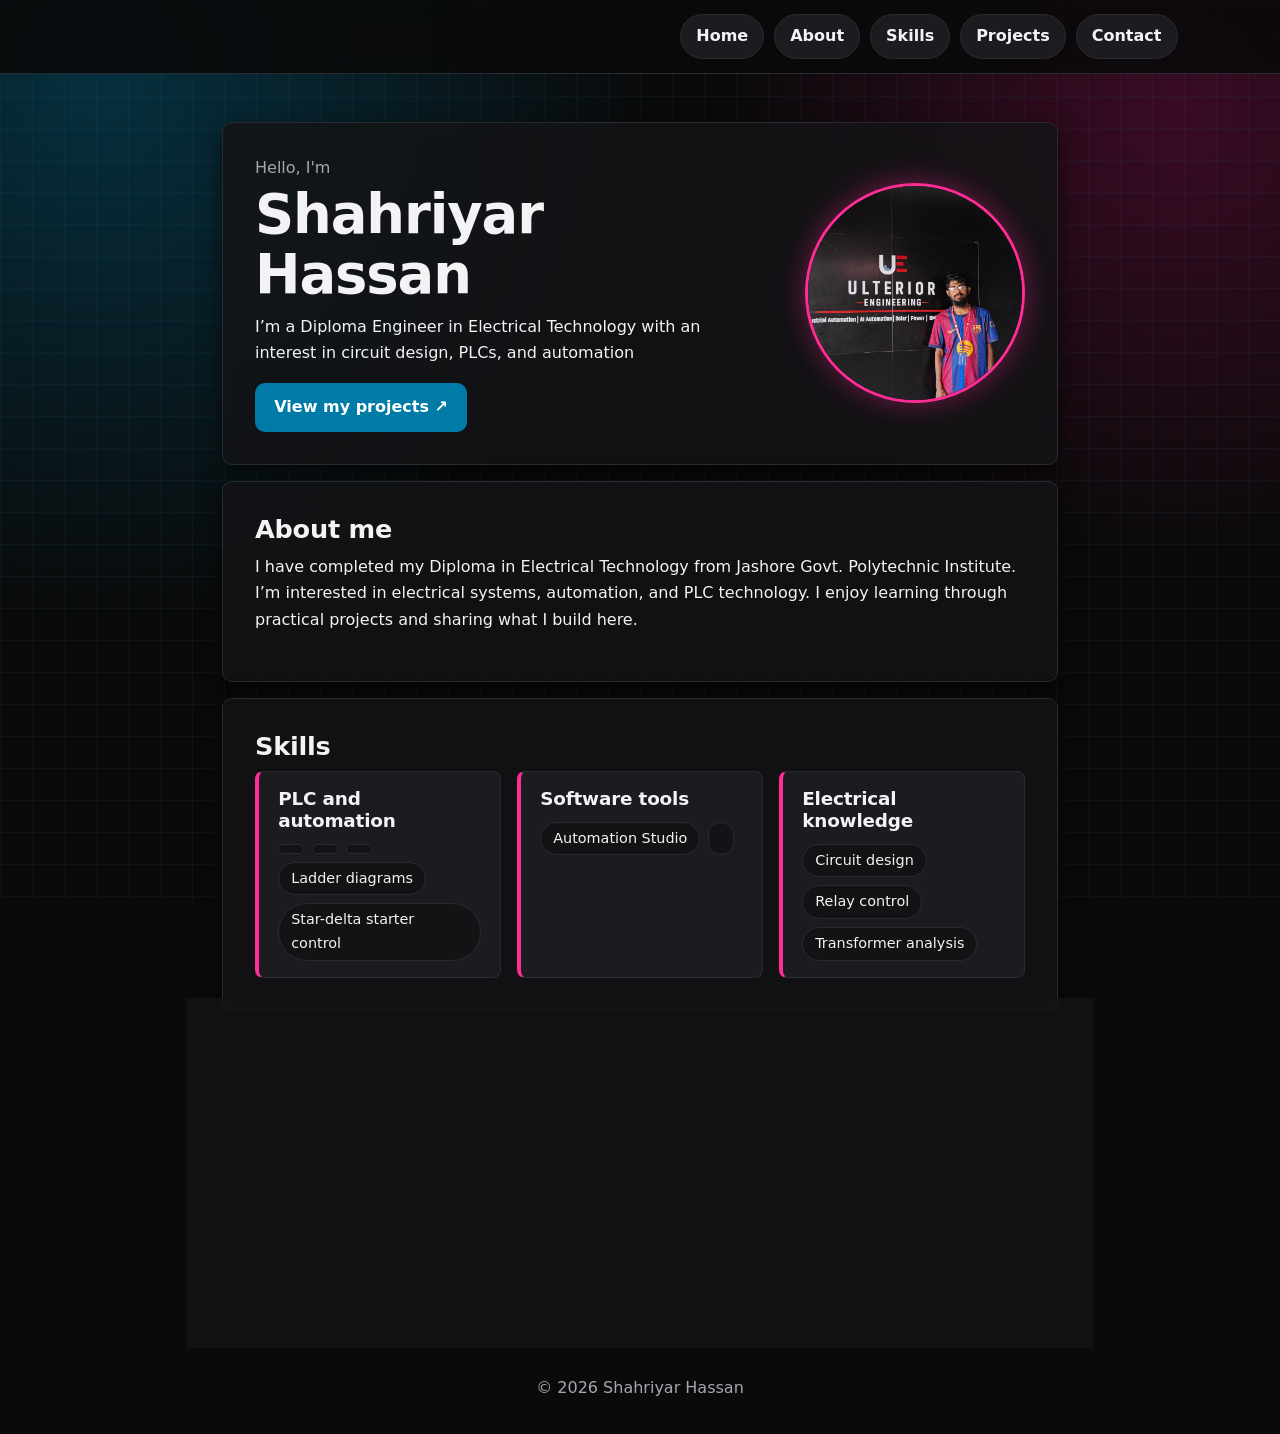
<file: index.html>
<!DOCTYPE html>
<html lang="en">
<head>
  <meta charset="UTF-8">
  <meta name="viewport" content="width=device-width, initial-scale=1.0">
  <title>Shahriyar Hassan | Portfolio</title>
  <link rel="stylesheet" href="style.css">
  <link rel="icon" href="favicon.svg?v=2" type="image/svg+xml">
<script async src="https://www.googletagmanager.com/gtag/js?id=G-FCDYNV5BZT"></script>
<script>
  window.dataLayer = window.dataLayer || [];
  function gtag(){dataLayer.push(arguments);}
  gtag('js', new Date());

  gtag('config', 'G-FCDYNV5BZT');
</script>
</head>
<body>
  <header>
    <nav>
      <a href="#home">Home</a>
      <a href="#about">About</a>
      <a href="#skills">Skills</a>
      <a href="project.html">Projects</a>
      <a href="#contact">Contact</a>
    </nav>
  </header>

  <main>
   <section id="home">
  <div class="hero-layout">
    <div>
      <p>Hello, I'm</p>
      <h1>Shahriyar Hassan</h1>
      <p>I’m a Diploma Engineer in Electrical Technology with an interest in circuit design, PLCs, and automation</p>
      <a href="project.html">View my projects ↗</a>
    </div>

    <img class="profile-photo"
         src="Images/profile.jpg"
         alt="Photo of Shahriyar Hassan">
  </div>
</section>

    <section id="about">
      <h2>About me</h2>
      <p>I have completed my Diploma in Electrical Technology from Jashore Govt. Polytechnic Institute. I’m interested in electrical systems, automation, and PLC technology. I enjoy learning through practical projects and sharing what I build here.</p>
    </section>

    <section id="skills">
  <h2>Skills</h2>

  <div class="skills-grid">
    <div class="skill-group">
      <h3>PLC and automation</h3>
      <ul class="skill-tags">
        <li></li>
        <li></li>
        <li></li>
        <li>Ladder diagrams</li>
        <li>Star-delta starter control</li>
      </ul>
    </div>

    <div class="skill-group">
      <h3>Software tools</h3>
      <ul class="skill-tags">
        <li>Automation Studio</li>
        <li></li>
      </ul>
    </div>

    <div class="skill-group">
      <h3>Electrical knowledge</h3>
      <ul class="skill-tags">
        <li>Circuit design</li>
        <li>Relay control</li>
        <li>Transformer analysis</li>
      </ul>
    </div>
  </div>
</section>

     

    <section id="contact">
      <h2>Contact</h2>
      <p>Contact me:</p>


<div class="email-contact">
  <span class="email-symbol" aria-hidden="true">✉</span>
  <a class="email-address" href="https://mail.google.com/mail/?view=cm&fs=1&to=shahriyarhassan2006%40gmail.com" target="_blank" rel="noopener">
    shahriyarhassan2006@gmail.com
  </a>
</div>

<div class="social-links">
  <a class="social-icon facebook"
     href="https://www.facebook.com/shahriyarofficial7"
     target="_blank" rel="noopener"
     aria-label="Facebook" title="Facebook">f</a>

  <a class="social-icon linkedin"
     href="https://www.linkedin.com/in/shahriyar-hassan-32b515369"
     target="_blank" rel="noopener"
     aria-label="LinkedIn" title="LinkedIn">in</a>
    
</div>
  </section>
  </main>

  <footer>
    <p>© <span id="year">2026</span> Shahriyar Hassan</p>
  </footer>

  <script src="script.js"></script>
</body>
</html>
</file>
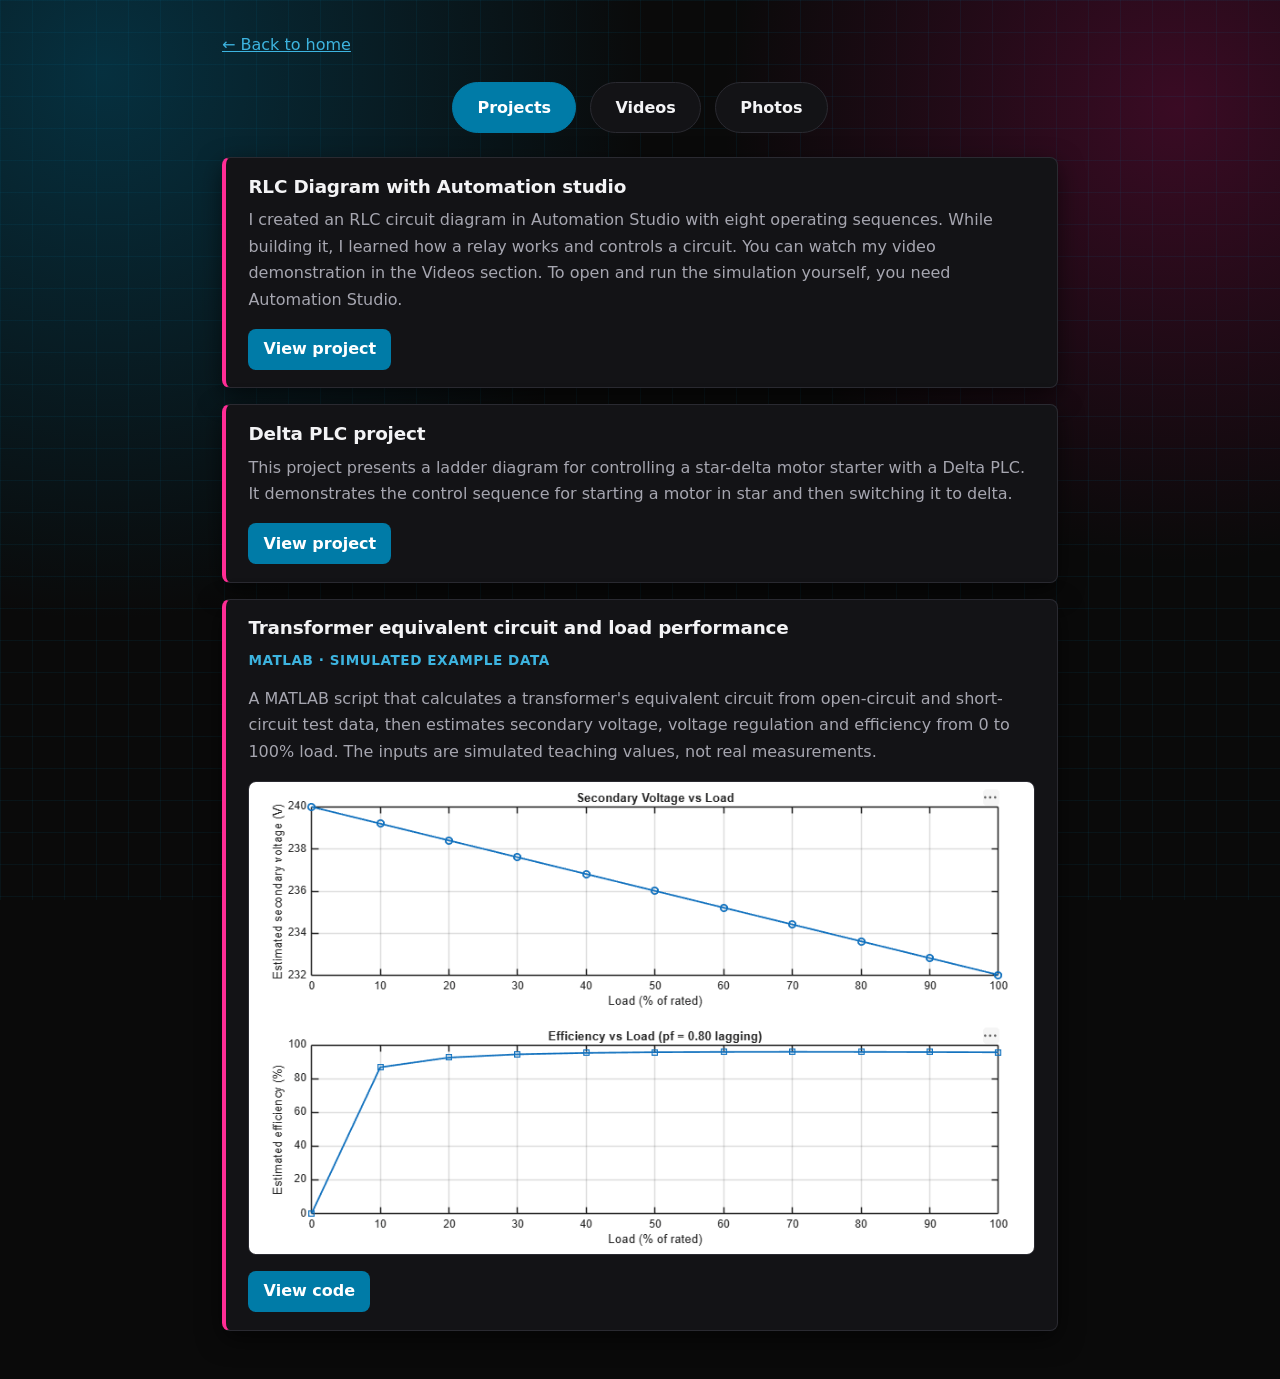
<file: project.html>
<!DOCTYPE html>
<html lang="en">
<head>
  <meta charset="UTF-8">
  <meta name="viewport" content="width=device-width, initial-scale=1.0">
  <title>My Project | Portfolio</title>
  <link rel="stylesheet" href="style.css">
   <link rel="icon" href="favicon.svg?v=2" type="image/svg+xml">
<script async src="https://www.googletagmanager.com/gtag/js?id=G-FCDYNV5BZT"></script>
<script>
  window.dataLayer = window.dataLayer || [];
  function gtag(){dataLayer.push(arguments);}
  gtag('js', new Date());

  gtag('config', 'G-FCDYNV5BZT');
</script>
</head>
<body>
  <main>
    <a href="index.html">← Back to home</a>

   <div class="category-tabs" role="tablist">
  <button type="button" role="tab" aria-selected="true" class="category-tab active" data-target="projects-panel">Projects</button>
  <button type="button" role="tab" aria-selected="false" class="category-tab" data-target="videos-panel">Videos</button>
  <button type="button" role="tab" aria-selected="false" class="category-tab" data-target="photos-panel">Photos</button>
</div>

<section id="projects-panel" class="category-panel">
  <article>
  <h3>RLC Diagram with Automation studio</h3>
  <p>
  I created an RLC circuit diagram in Automation Studio with eight operating
  sequences. While building it, I learned how a relay works and controls a
  circuit. You can watch my video demonstration in the Videos section. To open
  and run the simulation yourself, you need Automation Studio.
</p>
  <a href="https://drive.google.com/drive/folders/1UV2HVsaEvD0azWCctB0m4hEM7mdE9hsQ?usp=sharing" target="_blank" rel="noopener">
    View project
  </a>
</article>

<article>
  <h3>Delta PLC project</h3>
  <p>This project presents a ladder diagram for controlling a star-delta motor starter with a Delta PLC. It demonstrates the control sequence for starting a motor in star and then switching it to delta.</p>
  <a href="https://drive.google.com/drive/folders/1kPc6Oqw2vQuU6igE3XqyLBparTO5ddNT?usp=sharing" target="_blank" rel="noopener">
    View project
  </a>
</article>

<article>
  <h3>Transformer equivalent circuit and load performance</h3>
  <p class="card-label">MATLAB · Simulated example data</p>
  <p>A MATLAB script that calculates a transformer's equivalent circuit from open-circuit and short-circuit test data, then estimates secondary voltage, voltage regulation and efficiency from 0 to 100% load. The inputs are simulated teaching values, not real measurements.</p>
  <img src="Images/transformer-results.png" alt="Plots of secondary voltage and efficiency against load for the example transformer" loading="lazy">
  <a href="https://github.com/shahriyarhassan/Transformer-equivalent-circuit-analysis" target="_blank" rel="noopener">View code</a>
</article>

</section>

<section id="videos-panel" class="category-panel" hidden>
 <article>
  <h3>Relay control with green and red lamps</h3>
  <p class="card-label">Automation Studio · Sequence 1</p>

  <p><strong>Sequence of Operation</strong></p>
  <ul>
    <li>The relay activates when the NO push button is pressed.</li>
    <li>When the relay is ON, the green lamp turns on.</li>
    <li>When the relay is OFF, the red lamp turns on.</li>
  </ul>

  <a href="https://drive.google.com/file/d/1Dyyc3hLuSCQRP0DE0r65FsRZDgPVqK5n/view?usp=sharing" target="_blank" rel="noopener" aria-label="Watch video: relay control with green and red lamps">View video</a>
</article>

<article>
  <h3>Latching circuit with NO and NC push buttons</h3>
  <p class="card-label">Automation Studio · Sequence 2</p>

  <p><strong>Sequence of Operation</strong></p>
  <ul>
    <li>When the NO push button is pressed, the indicator lamp turns on and stays on after the button is released (latching).</li>
    <li>The lamp turns off when the NC push button is pressed.</li>
  </ul>

  <a href="https://drive.google.com/file/d/1dYLl6WP03mPpwDv343jCOGYPuhtItcZF/view?usp=sharing" target="_blank" rel="noopener" aria-label="Watch video: latching circuit with NO and NC push buttons">View video</a>
</article>

<article>
  <h3>Jog and latching control with a selector switch</h3>
  <p class="card-label">Automation Studio · Sequence 3</p>

  <p>Two push buttons (Start and Stop) and one selector switch.</p>
  <p><strong>Sequence of Operation</strong></p>
  <ul>
    <li>When the Start push button is pressed with the selector switch in position 0, the indicator lamp turns on without latching (jog mode).</li>
    <li>When the Start push button is pressed with the selector switch in position 1, the indicator lamp turns on and latches.</li>
    <li>The lamp turns off when the NC Stop push button is pressed.</li>
  </ul>

  <a href="https://drive.google.com/file/d/1oDq4qbiDxwOZ8d4gYat-QSgjHKj9Vm8w/view?usp=drive_link" target="_blank" rel="noopener" aria-label="Watch video: jog and latching control with a selector switch">View video</a>
</article>

<article>
  <h3>Two start and two stop buttons for one load</h3>
  <p class="card-label">Automation Studio · Sequence 4</p>

  <p>Two Start push buttons and two Stop push buttons control a single load.</p>
  <p><strong>Sequence of Operation</strong></p>
  <ul>
    <li>Pressing any one of the Start push buttons turns the load on (latching).</li>
    <li>Pressing any one of the Stop push buttons turns the load off.</li>
  </ul>

  <a href="https://drive.google.com/file/d/1hmCwI8xYdRDKNEjzUMsem4-DNzkQPcMk/view?usp=drive_link" target="_blank" rel="noopener" aria-label="Watch video: two start and two stop buttons for one load">View video</a>
</article>

<article>
  <h3>Interlocked lamps with a common stop button</h3>
  <p class="card-label">Automation Studio · Sequence 5</p>

  <p><strong>Sequence of Operation</strong></p>
  <ul>
    <li>Pressing push button 1 turns lamp 1 on. Push button 3 turns it off.</li>
    <li>Pressing push button 2 turns lamp 2 on. Push button 3 turns it off.</li>
    <li>If lamp 1 is started first, lamp 2 cannot be turned on at the same time.</li>
    <li>If lamp 2 is started first, lamp 1 cannot be turned on at the same time.</li>
  </ul>

  <a href="https://drive.google.com/file/d/1FK63XdEbUh1WJNcEG3YfeB2q-zxTxwVk/view?usp=drive_link" target="_blank" rel="noopener" aria-label="Watch video: interlocked lamps with a common stop button">View video</a>
</article>

<article>
  <h3>Lamp changeover with a common stop button</h3>
  <p class="card-label">Automation Studio · Sequence 6</p>

  <p><strong>Sequence of Operation</strong></p>
  <ul>
    <li>Pressing push button 1 turns lamp 1 on. Push button 3 turns it off.</li>
    <li>Pressing push button 2 turns lamp 2 on. Push button 3 turns it off.</li>
    <li>Only one lamp can run at a time.</li>
    <li>If lamp 1 is on and push button 2 is pressed, lamp 2 turns on and lamp 1 turns off immediately.</li>
    <li>The same logic applies to both lamps.</li>
  </ul>

  <a href="https://drive.google.com/file/d/1gq706TjFEJ5z_5Kf2BjMTb_TbjzNA012/view?usp=drive_link" target="_blank" rel="noopener" aria-label="Watch video: lamp changeover with a common stop button">View video</a>
</article>

<article>
  <h3>Sequential relay start and reverse stop</h3>
  <p class="card-label">Automation Studio · Sequence 7</p>

  <p><strong>Sequence of Operation</strong></p>
  <ul>
    <li>Pressing NO push button 1 turns relay 1 on.</li>
    <li>Pressing NO push button 2 turns relay 2 on.</li>
    <li>Pressing NO push button 3 turns relay 3 on.</li>
    <li>The starting sequence is 1, 2, 3 and the stopping sequence is 3, 2, 1.</li>
  </ul>

  <a href="https://drive.google.com/file/d/1Tf7EinWvBZGxIkn4goXVUwBCiPfxpYH2/view?usp=drive_link" target="_blank" rel="noopener" aria-label="Watch video: sequential relay start and reverse stop">View video</a>
</article>

<article>
  <h3>Dependent relays with automatic cut-off</h3>
  <p class="card-label">Automation Studio · Sequence 8</p>

  <p><strong>Sequence of Operation</strong></p>
  <ul>
    <li>Pressing the NO push button turns relay 1 on.</li>
    <li>When relay 1 turns on, relay 2 turns on at the same time.</li>
    <li>If relay 2 does not turn on after relay 1 is activated, relay 1 turns off immediately.</li>
    <li>A stop switch is available for both relays.</li>
  </ul>

  <a href="https://drive.google.com/file/d/1tVO-YLWvOxiOR6ewYhIZYS2YhV0c0p0G/view?usp=drive_link" target="_blank" rel="noopener" aria-label="Watch video: dependent relays with automatic cut-off">View video</a>
</article>
</section>

<section id="photos-panel" class="category-panel" hidden>
  <h3>Project Photos</h3>
  <p>Photos of my circuits and PLC setups are coming soon.</p>
</section>
  </main>
  <script src="script.js"></script>
</body>
</html>
</file>
<file: style.css>
:root {
  color-scheme: dark;

  --bg: #0a0a0a;
  --bg-glow-1: #06303f;
  --bg-glow-2: #3a0b24;
  --grid: rgb(0 123 167 / 9%);
  --surface: rgb(20 20 23 / 82%);
  --surface-solid: #131316;
  --surface-2: #1b1b20;
  --text: #f3f3f5;
  --muted: #a6a6b0;
  --line: #2a2a31;
  --accent: #007ba7;
  --accent-hover: #ff2d95;
  --on-accent: #ffffff;
  --on-accent-hover: #0a0a0a;
  --link: #3db4e0;
  --link-hover: #ff2d95;
  --rail: #ff2d95;
  --focus: #ff2d95;
  --shadow: 0 8px 24px rgb(0 0 0 / 55%);
  --shadow-hover: 0 12px 30px rgb(0 0 0 / 70%);
  --photo-glow: 0 0 28px rgb(255 45 149 / 40%);
  --header-bg: rgb(10 10 10 / 88%);

  --radius: 10px;
  --radius-sm: 8px;
  --font: system-ui, -apple-system, "Segoe UI", Roboto, "Helvetica Neue", Arial, sans-serif;
}

:root[data-theme="light"] {
  color-scheme: light;

  --bg: #f5f6f8;
  --bg-glow-1: #d8eef6;
  --bg-glow-2: #ffe0ef;
  --grid: rgb(0 123 167 / 8%);
  --surface: #ffffff;
  --surface-solid: #ffffff;
  --surface-2: #edf1f4;
  --text: #0a0a0a;
  --muted: #474750;
  --line: #0a0a0a;
  --accent: #007ba7;
  --accent-hover: #ff2d95;
  --on-accent: #ffffff;
  --on-accent-hover: #0a0a0a;
  --link: #007ba7;
  --link-hover: #c80f70;
  --rail: #ff2d95;
  --focus: #ff2d95;
  --shadow: 4px 4px 0 #0a0a0a;
  --shadow-hover: 5px 8px 0 #0a0a0a;
  --photo-glow: 4px 4px 0 #0a0a0a;
  --header-bg: rgb(245 246 248 / 92%);
}

/* ---------- 2. Base ---------- */

* {
  box-sizing: border-box;
}

html {
  scroll-behavior: smooth;
  scroll-padding-top: 5rem;
}

body {
  margin: 0;
  font-family: var(--font);
  line-height: 1.65;
  color: var(--text);
  background:
    linear-gradient(var(--grid) 1px, transparent 1px) 0 0 / 32px 32px,
    linear-gradient(90deg, var(--grid) 1px, transparent 1px) 0 0 / 32px 32px,
    radial-gradient(circle at 8% 8%, var(--bg-glow-1) 0, transparent 38%),
    radial-gradient(circle at 92% 12%, var(--bg-glow-2) 0, transparent 32%),
    var(--bg);
  background-attachment: fixed;
}

h1,
h2,
h3 {
  margin: 0 0 0.6rem;
  line-height: 1.2;
  letter-spacing: -0.01em;
  color: var(--text);
}

h2 {
  font-size: 1.6rem;
}

h3 {
  font-size: 1.15rem;
}

p {
  margin: 0 0 1rem;
}

a {
  color: var(--link);
}

a:hover {
  color: var(--link-hover);
}

a:focus-visible,
button:focus-visible {
  outline: 3px solid var(--focus);
  outline-offset: 3px;
}

main {
  max-width: 900px;
  margin: 0 auto;
  padding: 2rem;
}

/* ---------- 3. Header and navigation ---------- */

header {
  position: sticky;
  top: 0;
  z-index: 10;
  padding: 0.9rem 8%;
  background: var(--header-bg);
  border-bottom: 1px solid var(--line);
  backdrop-filter: blur(12px);
  -webkit-backdrop-filter: blur(12px);
}

nav {
  display: flex;
  justify-content: flex-end;
  gap: 0.6rem;
}

nav a {
  padding: 0.5rem 0.95rem;
  border: 1px solid var(--line);
  border-radius: 999px;
  background: var(--surface-2);
  color: var(--text);
  font-weight: 600;
  text-decoration: none;
  transition: transform 0.2s ease, border-color 0.2s ease, color 0.2s ease;
}

nav a:hover {
  transform: translateY(-2px);
  border-color: var(--link);
  color: var(--link);
}

/* ---------- 4. Sections and cards ---------- */

section {
  margin: 1rem 0;
  padding: 2rem;
  background: var(--surface);
  border: 1px solid var(--line);
  border-radius: var(--radius);
  box-shadow: var(--shadow);
  backdrop-filter: blur(12px);
  -webkit-backdrop-filter: blur(12px);
}

/* Tab panels sit inside the page, so they get no card of their own */
.category-panel {
  padding: 0;
  background: none;
  border: none;
  box-shadow: none;
  backdrop-filter: none;
  -webkit-backdrop-filter: none;
}

.category-panel[hidden] {
  display: none;
}

/* Project and video cards: the left edge is a "rail", like a ladder diagram */
article {
  margin: 1rem 0;
  padding: 1.1rem 1.4rem;
  background: var(--surface-solid);
  border: 1px solid var(--line);
  border-left: 4px solid var(--rail);
  border-radius: var(--radius-sm);
  box-shadow: var(--shadow);
  transition: transform 0.2s ease, box-shadow 0.2s ease;
}

@media (hover: hover) {
  article:hover {
    transform: translateY(-4px);
    box-shadow: var(--shadow-hover);
  }
}

article p {
  color: var(--muted);
}

article a {
  display: inline-block;
  padding: 0.45rem 0.95rem;
  border-radius: 8px;
  background: var(--accent);
  color: var(--on-accent);
  font-weight: 600;
  text-decoration: none;
  transition: background 0.2s ease;
}

article a:hover {
  background: var(--accent-hover);
  color: var(--on-accent-hover);
}

/* ---------- 5. Hero ---------- */

.hero-layout {
  display: grid;
  grid-template-columns: minmax(0, 1fr) 220px;
  align-items: center;
  gap: 3rem;
  animation: hero-in 0.7s ease-out both;
}

.hero-layout > div {
  min-width: 0;
}

.hero-layout p:first-child {
  margin-bottom: 0.2rem;
  color: var(--muted);
}

#home h1 {
  font-size: clamp(2.2rem, 6vw, 3.4rem);
  line-height: 1.1;
  letter-spacing: -0.02em;
}

.hero-layout a {
  display: inline-block;
  padding: 0.7rem 1.2rem;
  border-radius: 10px;
  background: var(--accent);
  color: var(--on-accent);
  font-weight: 600;
  text-decoration: none;
  transition: transform 0.2s ease, background 0.2s ease;
}

.hero-layout a:hover {
  transform: translateY(-2px);
  background: var(--accent-hover);
  color: var(--on-accent-hover);
}

.profile-photo {
  width: 220px;
  height: 220px;
  object-fit: cover;
  border: 3px solid var(--rail);
  border-radius: 50%;
  box-shadow: var(--photo-glow);
}

@keyframes hero-in {
  from {
    opacity: 0;
    transform: translateY(14px);
  }
  to {
    opacity: 1;
    transform: translateY(0);
  }
}

/* ---------- 6. Contact ---------- */

.email-contact {
  display: inline-flex;
  max-width: 100%;
  align-items: center;
  gap: 0.7rem;
  margin: 0.25rem 0 1.25rem;
  padding: 0.55rem 0.9rem 0.55rem 0.6rem;
  background: var(--surface-2);
  border: 1px solid var(--line);
  border-radius: var(--radius-sm);
}

.email-symbol {
  display: grid;
  flex: 0 0 40px;
  width: 40px;
  height: 40px;
  place-items: center;
  border-radius: 50%;
  background: var(--accent);
  color: var(--on-accent);
}

.email-address {
  min-width: 0;
  font-weight: 600;
  text-decoration: none;
  overflow-wrap: anywhere;
}

.email-address:hover {
  text-decoration: underline;
}

.social-links {
  display: flex;
  gap: 0.9rem;
}

.social-icon {
  display: inline-flex;
  width: 44px;
  height: 44px;
  align-items: center;
  justify-content: center;
  border-radius: 50%;
  background: var(--accent);
  color: var(--on-accent);
  font-size: 1.2rem;
  font-weight: 700;
  text-decoration: none;
  transition: transform 0.2s ease, background 0.2s ease;
}

.social-icon:hover {
  transform: translateY(-3px);
  background: var(--accent-hover);
  color: var(--on-accent-hover);
}

/* ---------- 7. Projects page tabs ---------- */

.category-tabs {
  display: flex;
  justify-content: center;
  gap: 0.9rem;
  margin: 1.5rem 0;
}

.category-tab {
  padding: 0.7rem 1.5rem;
  border: 1px solid var(--line);
  border-radius: 999px;
  background: var(--surface-solid);
  color: var(--text);
  font: inherit;
  font-weight: 700;
  cursor: pointer;
  transition: transform 0.2s ease, background 0.2s ease, color 0.2s ease,
              border-color 0.2s ease;
}

.category-tab:hover {
  transform: translateY(-3px);
  border-color: var(--link);
  color: var(--link);
}

.category-tab.active {
  border-color: var(--accent);
  background: var(--accent);
  color: var(--on-accent);
}

.tabs-ready .category-panel:not([hidden]) {
  animation: panel-in 0.2s ease;
}

@keyframes panel-in {
  from {
    opacity: 0.4;
    transform: translateY(10px);
  }
  to {
    opacity: 1;
    transform: translateY(0);
  }
}

/* ---------- 8. Photo gallery (for the Photos tab) ---------- */

.photo-grid {
  display: grid;
  grid-template-columns: repeat(auto-fill, minmax(220px, 1fr));
  gap: 1rem;
}

.photo-grid figure {
  margin: 0;
}

.photo-grid img {
  display: block;
  width: 100%;
  aspect-ratio: 4 / 3;
  object-fit: cover;
  border: 1px solid var(--line);
  border-radius: var(--radius-sm);
}

.photo-grid figcaption {
  margin-top: 0.4rem;
  font-size: 0.9rem;
  color: var(--muted);
}

/* ---------- 9. Footer ---------- */

footer {
  padding: 1.5rem 1rem 2rem;
  color: var(--muted);
  text-align: center;
}

footer p {
  margin: 0;
}

/* ---------- 10. Small screens ---------- */

@media (max-width: 600px) {
  header {
    padding: 0.7rem 1rem;
  }

  nav {
    justify-content: center;
    flex-wrap: wrap;
    gap: 0.5rem;
  }

  nav a {
    padding: 0.4rem 0.7rem;
    font-size: 0.9rem;
  }

  main {
    padding: 1rem;
  }

  section {
    padding: 1.25rem;
  }

  .hero-layout {
    grid-template-columns: 1fr;
    gap: 1.25rem;
  }

  .profile-photo {
    order: -1;
    width: 130px;
    height: 130px;
  }

  .category-tabs {
    gap: 0.5rem;
  }

  .category-tab {
    padding: 0.6rem 1rem;
  }
}

/* ---------- 11. Reduced motion ---------- */

@media (prefers-reduced-motion: reduce) {
  html {
    scroll-behavior: auto;
  }

  *,
  *::before,
  *::after {
    animation-duration: 0.01ms !important;
    transition-duration: 0.01ms !important;
  }
}

/* ---------- Page load animation ---------- */

@keyframes rise {
  from {
    opacity: 0;
    transform: translateY(20px);
  }
  to {
    opacity: 1;
    transform: translateY(0);
  }
}

@keyframes drop {
  from {
    opacity: 0;
    transform: translateY(-100%);
  }
  to {
    opacity: 1;
    transform: translateY(0);
  }
}

@keyframes ring-glow {
  from {
    box-shadow: 0 0 0 rgb(255 45 149 / 0%);
  }
  to {
    box-shadow: var(--photo-glow);
  }
}

/* Header slides down first */
header {
  animation: drop 0.5s ease-out backwards;
}

/* Home page: the hero already fades in, then About and Contact follow */
#about {
  animation: rise 0.6s ease-out 0.2s backwards;
}

#contact {
  animation: rise 0.6s ease-out 0.35s backwards;
}

/* Your photo ring lights up in neon rose */
.profile-photo {
  animation: ring-glow 1.2s ease-out 0.4s backwards;
}

/* Projects page: the tab buttons rise in */
.category-tabs {
  animation: rise 0.5s ease-out 0.1s backwards;
}

article ul {
  margin: 0 0 1rem;
  padding-left: 1.25rem;
  color: var(--muted);
}

article li {
  margin-bottom: 0.3rem;
}

article li::marker {
  color: var(--rail);
}

.card-label {
  margin: 0 0 0.9rem;
  font-size: 0.85rem;
  font-weight: 600;
  letter-spacing: 0.04em;
  text-transform: uppercase;
  color: var(--link);
}

.skills-grid {
  display: grid;
  grid-template-columns: repeat(auto-fit, minmax(220px, 1fr));
  gap: 1rem;
}

.skill-group {
  padding: 1rem 1.2rem;
  background: var(--surface-2);
  border: 1px solid var(--line);
  border-left: 4px solid var(--rail);
  border-radius: var(--radius-sm);
}

.skill-group h3 {
  margin-bottom: 0.7rem;
}

.skill-tags {
  display: flex;
  flex-wrap: wrap;
  gap: 0.5rem;
  margin: 0;
  padding: 0;
  list-style: none;
}

.skill-tags li {
  padding: 0.25rem 0.75rem;
  border: 1px solid var(--line);
  border-radius: 999px;
  background: var(--surface-solid);
  font-size: 0.9rem;
}

article img {
  display: block;
  max-width: 100%;
  height: auto;
  margin: 0.5rem 0 1rem;
  border: 1px solid var(--line);
  border-radius: var(--radius-sm);
}
</file>
